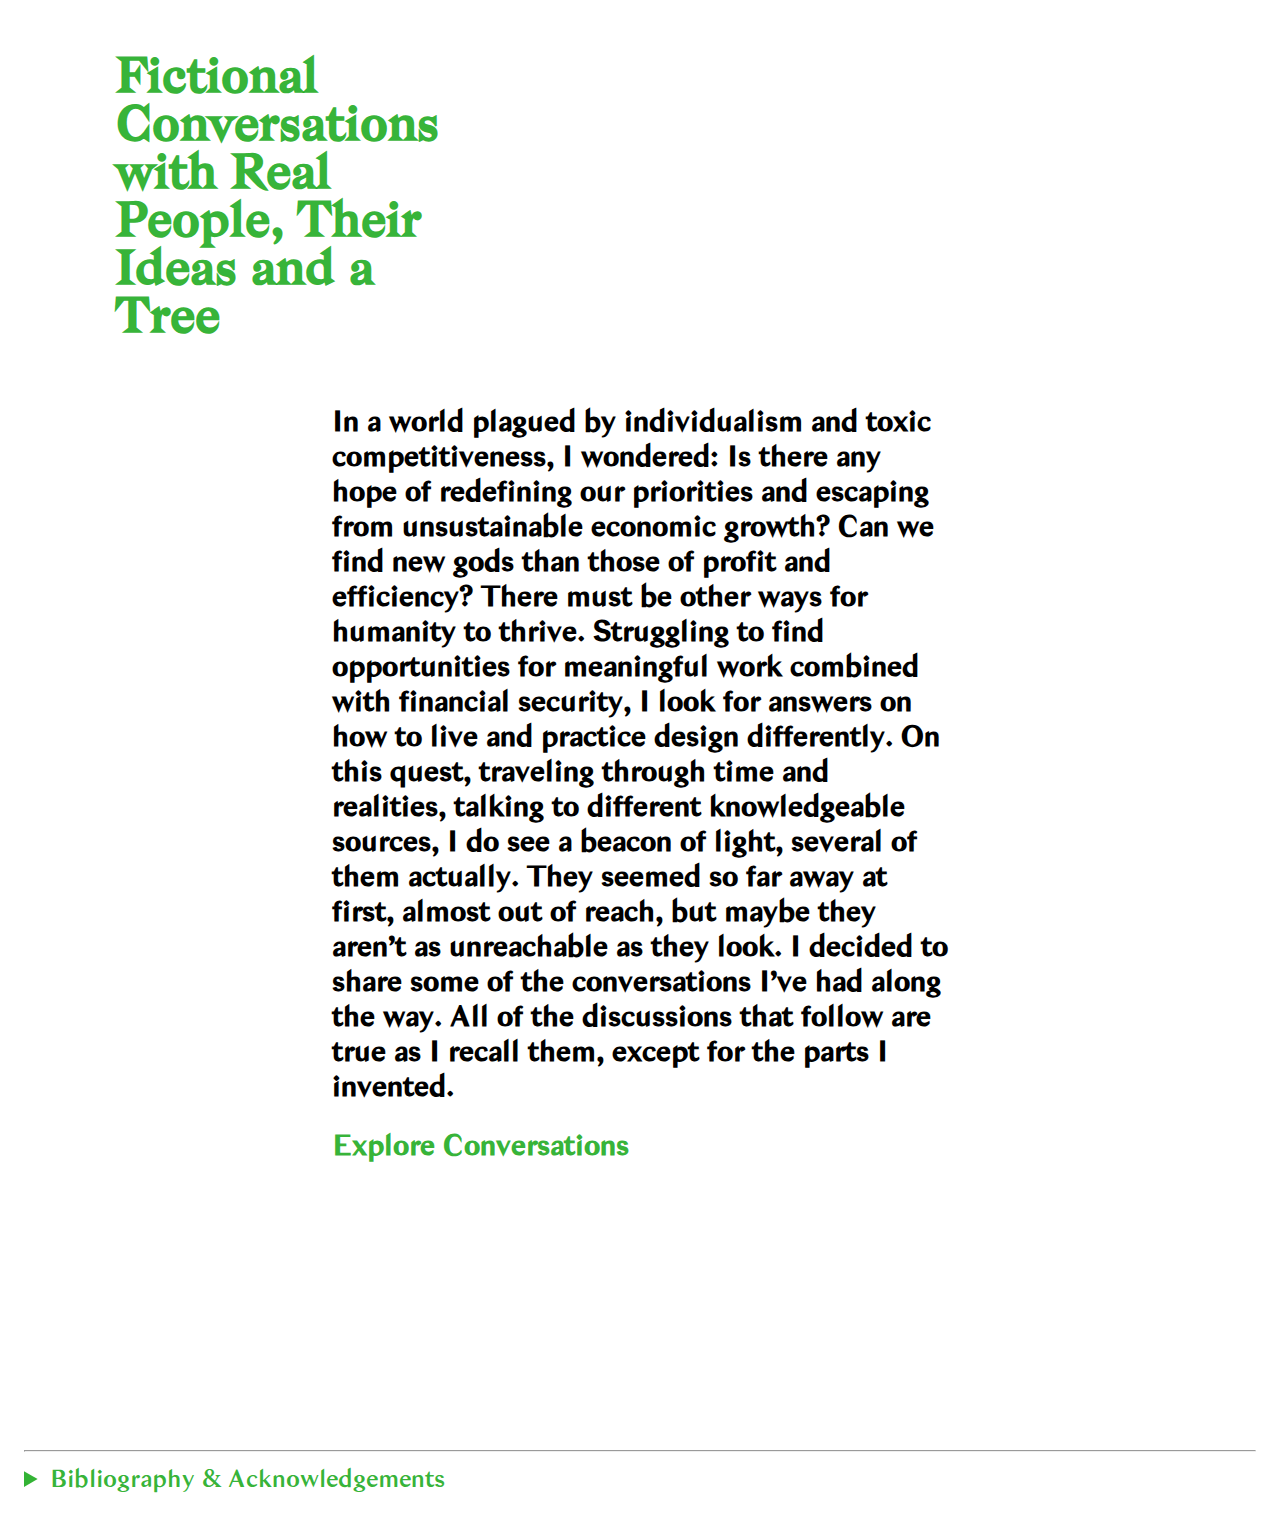
<file: index.html>
<!DOCTYPE html>
<html lang="en">

<head>
	<meta charset="utf-8">
	<meta name="viewport" content="width=device-width,initial-scale=1.0">

	<!-- meta tags, fill them with website meta infos -->
	<meta name="description" content="Confronting the reality of the professional design practice. An exploration into alternative ways of living, organising and designing together. Rethinking the values imposed by Capitalism and Neoliberalism." />
	<meta name="keywords" content="" />
	<meta name="author" content="Matteo Pellegrini" />

	<!-- favicons -->
	<!--
	very minimal use of favicon with a 512x512px .png favicon,
	use 'https://www.favicon-generator.org' to generate a more extensive favicon code
-->
	<link rel="icon" href="assets/images/favicon/favicon.png" sizes="32x32" />
	<link rel="icon" href="assets/images/favicon/favicon.png" sizes="192x192" />

	<!-- meta properties for social medias, twitter = twitter, og:... = facebook -->
	<meta name="twitter:card" content="summary_large_image">
	<meta name="twitter:title" content="Fictional Conversations with Real People, Their Ideas and a Tree">
	<meta name="twitter:description" content="Confronting the reality of the professional design practice. An exploration into alternative ways of living, organising and designing together. Rethinking the values imposed by Capitalism and Neoliberalism.">
	<meta property="twitter:image:src" content="assets/images/imageforsocialmedias.jpg">
	<meta property="og:title" content="Fictional Conversations with Real People, Their Ideas and a Tree" />
	<meta property="og:url" content="https://kabk.github.io/go-theses-22-matteo-pellegrini/index.html" />
	<meta property="og:description" content="Confronting the reality of the professional design practice. An exploration into alternative ways of living, organising and designing together. Rethinking the values imposed by Capitalism and Neoliberalism." />
	<meta property="og:image" content="assets/images/imageforsocialmedias.jpg" />

	<!-- website title, visible in the browser window and on link sharing -->
	<title>Fictional Conversations with Real People, Their Ideas and a Tree</title>

	<!-- links for extensions and dependencies -->

	<!-- css -->
	<!-- normalize 'resets' some browser properties to make them look the same across browsers -->
	<link rel="stylesheet" href="assets/css/normalize.css">
	<link rel="stylesheet" href="assets/css/master.css?ver=1.0">

	<!-- js -->
	<script type="text/javascript" src="assets/js/jquery-3.6.0.min.js"></script>
	<script type="text/javascript" src="assets/js/functions.js?ver=1.0"></script>

</head>

<body>



	<!-- webpage content goes here -->



	<div class="page-wrapper" id='box'>



		<header>
			<a href="index.html" title="Restart">
				<h1> Fictional Conversations with Real People, Their Ideas and a Tree</h1>
			</a>

		</header>


		<main>
			<h3 class='intro'>
				<p>In a world plagued by individualism and toxic competitiveness, I wondered: Is there any hope of redefining our priorities and escaping from unsustainable economic growth? Can we find new
					gods than those of profit and efficiency? There must be other ways for humanity to thrive. Struggling to find opportunities for meaningful work combined with financial security, I look for answers on how to live and practice design
					differently. On this quest, traveling through time and realities, talking to different knowledgeable sources, I do see a beacon of light, several of them actually. They seemed so far away at first, almost out of reach, but maybe they aren’t
					as unreachable as they look. I decided to share some of the conversations I’ve had along the way. All of the discussions that follow are true as I recall them, except for the parts I invented.

					<br>

					<a class="start link-opens-chapter" href="#chapter-1">Explore Conversations</a>
				</p>
			</h3>





			<div class='container'>


				<section class="card hidden" id="chapter-1">

					<h2>Gustave</h2>

					<p>G: ...Help me gather more of our friends here in Paris so we stop catering to the bourgeois and their Salons. We must realise we are facing the same struggles as the proletariat and have a role
						to play in social change. Let’s take to the streets with others of our class. Contact the Communes and tell them the art workers are joining their ranks.
					</p>
					<p>M: I’m on it. John in Berlin would probably agree, I’ll get in touch with him too and see if he and other Dadaists will join our cause.
					</p>
					<p>G: Great, just great. Then I will reach out to Mexico and New York, I hear artists there have similar struggles. Oh, will you look at that. They are already unionising over there, the Harlem
						Artists Guild is promoting collective action for economic and cultural change, fabulous.
					</p>
					<p>M: Look out of the window Gustave, this May we are joined by students and factory workers. There are generalised strikes and posters all over the streets, what a sight to contemplate.
					</p>
					<p>G: Amazing, just amazing. My friend in New York tells me they have a coalition now and are making demands with museum workers as well. Asking for percentages from the resale of art to be
						collected in a fund to pay for wages.
					</p>
					<p>M: Your ideas are spreading like wild fire, it seems to be through collaboration of the oppressed and exploited that some form of change can be hoped for. We can’t let this be forgotten,
						artists and other workers facing precarity need to unite and make demands together, protecting each other...
					</p>

					<a class="link-opens-chapter" href="#chapter-2">Harmonising</a>
					<a class="link-opens-chapter" href="#chapter-5">Resisting</a>
					<a class="link-opens-chapter" href="#chapter-3">Autonomy</a>
					<a class="link-opens-chapter" href="#chapter-10">Coordinating</a>



				</section>

				<section class="card hidden" id="chapter-2">

					<h2>Arthur</h2>

					<p>M: ...The village is quite empty now.
					</p>
					<p>A: We are 4 left, but we were more than 20 at one point. A bunch of families living together. My children left, they wanted a more normal life, whatever that is. And then there’s the guy that
						burns down houses now and then, scaring people off. People will come back though, those who want this kind of life, families will be here again some day.
					</p>
					<p>M: What inspired you to start this place?
					</p>
					<p>A: Drop City of course, like most of these villages around the world. Like them, we agreed our land should remain forever free and open to all people. I think we’re the last one left in New
						Zealand unfortunately. The ideas of Buckminster Fuller, who taught at Black Mountain College. We don’t build Geodesic domes here, what inspired us was his philosophy of uniting as a community, a big family. Being aware of earth’s finite
						resources, doing more with less, accepting our ephemerality and that life is a constant transformation. Living united as a big family is important to us. What I’m mostly proud of is that we’ve managed to keep the land free, not like in
						Colorado where they ended up selling it. Selling land is such an absurd concept when you think about it. It’s a wildly accepted process in our society but who really owns the land...
					</p>


					<a class="link-opens-chapter" href="#chapter-9">Sharing</a>
					<a class="link-opens-chapter" href="#chapter-8">Communicating</a>
					<a class="link-opens-chapter" href="#chapter-2">Harmonising</a>
					<a class="link-opens-chapter" href="#chapter-5">Resisting</a>
					<a class="link-opens-chapter" href="#chapter-3">Autonomy</a>
					<a class="link-opens-chapter" href="#chapter-10">Coordinating</a>
					<a class="link-opens-chapter" href="#chapter-7">Inclusivity</a>
					<a class="link-opens-chapter" href="#chapter-14">Independence</a>


				</section>

				<section class="card hidden" id="chapter-3">

					<h2>Yannik</h2>

					<p>Y: ...Well, here we are, you’re the last woofer of the season. Shall we have one last beer on the terrace before bed?
					</p>
					<p>M: Sounds good. It’s crazy to think we were 15, less than a month ago, the house is so empty now. I’ve had a lot of time to ponder while working the land you know. I really dig what you are
						building here, producing as much of your own food as possible, canning and pickling for the winter. This thrive for autonomy you have is really inspiring. Do you think you’ll get there eventually, I mean to a place where you produce
						everything you need?
					</p>
					<p>Y: Realistically, no. There’s a lot of stuff we still buy like pasta, rice or toilet paper. We also need trucks to drive to markets. Ideally we wouldn’t use any money, most of the fights we
						have here are because of pricing and sales. But few people are interested in barter so we have to make some money to buy what we do need. And, unfortunately, we rely on unpaid labour like you.
					</p>
					<p>M: I do like it here, even though it’s hard work, it feels like I’m doing something sensible...
					</p>

					<a class="link-opens-chapter" href="#chapter-5">Resisting</a>
					<a class="link-opens-chapter" href="#chapter-2">Harmonising</a>
					<a class="link-opens-chapter" href="#chapter-8">Communicating</a>
					<a class="link-opens-chapter" href="#chapter-9">Sharing</a>
					<a class="link-opens-chapter" href="#chapter-4">Common-Purpose</a>
					<a class="link-opens-chapter" href="#chapter-6">Caring</a>

				</section>

				<section class="card hidden" id="chapter-4">

					<h2>Aurore</h2>

					<p>M: ...There are other places like this but the one in Notre-Dame-des-Landes might be the most famous. Most people here would even say ‘ZAD everywhere, generalised strike!’. Can you explain what
						this place is and what it means for you.
					</p>
					<p>A: ZAD stands for zone a défendre or area to defend in French. We are in the northwest of France, near Nantes where this land was supposed to be turned into an airport. Other farmers and
						activists like me didn’t like the idea so we came here to live and protect this place starting in 2012.
					</p>
					<p>M: That’s quite honourable. I empathise with your fight but am not sure I’d be able to make such a sacrifice. Why do you think you gained so much recognition here?
					</p>
					<p>A: People have come and gone, I’d say on average we were 200. Our determination was strong and we managed once to get over 40’000 people to come and protest with us. We’ve used our tractors to
						make a barrier and have built road blocks, watch towers and shelters to live in. The police came several times to try and force us to leave, but we held our ground. The support of so many people and the media coverage of our success so far is
						probably the reason for our notoriety. It hasn’t been easy, I have felt a lot of tension between the people living here. Luckily, our mission of stopping Virgin Airports from building and replacing crops with cement was the
						glue that kept us militants together...
					</p>

					<a class="link-opens-chapter" href="#chapter-2">Harmonising</a>
					<a class="link-opens-chapter" href="#chapter-3">Autonomy</a>
					<a class="link-opens-chapter" href="#chapter-6">Caring</a>
					<a class="link-opens-chapter" href="#chapter-8">Communicating</a>
					<a class="link-opens-chapter" href="#chapter-5">Resisting</a>
					<a class="link-opens-chapter" href="#chapter-15">Anonymity</a>
					<a class="link-opens-chapter" href="#chapter-7">Inclusivity</a>


				</section>

				<section class="card hidden" id="chapter-5">

					<h2>Nico</h2>

					<p>M: ...Amazing dahl Nico, it was delicious. It’s nice being back here but I can’t help feeling a bit sad every time I come back and remember this is the last squat in Geneva.
					</p>
					<p>N: I know man, these used to be proliferating around the city. Using buildings that are kept empty for real estate speculation and allowing people like me with little to no income to have a
						roof to live under. Most of them got shut down because they nest artists and activists that spread ‘evil’ antiestablishment ideas. And young people don’t know how to take over a building anymore, this knowledge is getting lost.
					</p>
					<p>M: That and the fact that in a lot of minds, these housing situations are linked to the heroin epidemic of the end of the 20th century. They were the only place addicts felt safe and accepted.
					</p>
					<p>N: Yeah, I know, I live with some here and it’s not always easy. I do wonder, if drug use had been decriminalised like it is in Portugal, where users don’t have to hide from oppressive
						law-enforcement and and can seek help if they want it, would there be more squats today? I’m not blaming them, just wondering.
					</p>
					<p>M: So how have you managed not to get kicked out from here, you’re so close to the city center?
					</p>
					<p>N: The simple answer is we don’t let police in, under any circumstance. On top of that, we host events like art exhibitions, performances and concerts serving drinks and sometimes food. This
						allows us to generate enough income to buy food and pay for utilities.
					</p>
					<p>M: Speaking of, how much do I owe you for the food?
					</p>
					<p>N: As always, there’s no fixed price, everyone pays what they can. I got to work the bar for a few hours, see you later, good luck for the ping pong tournament...
					</p>

					<a class="link-opens-chapter" href="#chapter-2">Harmonising</a>
					<a class="link-opens-chapter" href="#chapter-8">Communicating</a>
					<a class="link-opens-chapter" href="#chapter-3">Autonomy</a>
					<a class="link-opens-chapter" href="#chapter-4">Common-Purpose</a>
					<a class="link-opens-chapter" href="#chapter-9">Sharing</a>
					<a class="link-opens-chapter" href="#chapter-7">Inclusivity</a>
					<a class="link-opens-chapter" href="#chapter-6">Caring</a>

				</section>

				<section class="card hidden" id="chapter-6">

					<h2>Baobab</h2>

					<p>B: ...Come rest in my shade child, let me tell you a story. Before the crazy people came, before the time they named this land Tanzania, people would come and visit me quite often. Protected
						from the sun and enlightened by my wisdom, my children would talk and share here. Most important decisions were taken under my supervision. Your forefathers would talk and talk, sometimes for days, until they all agreed. It still happens now
						and then, and I have brother and sister trees up north, in the colder lands, where those people came from, that tell me it used to happen there as well, people gathering around them and discussing collectively. I hear this idea has a new name
						today. They call it ‘sociocracy’, a form of governance based on consent rather than consensus, ensuring that everyone’s voice is heard and taken into account. Unfortunately, the craziness of some has spread here like an illness. Instead of
						discussing, my children now follow the idea with the most approval, a system they call ‘voting’. My older kins were shocked because, following this approach, essentially half of the group could still be in complete disagreement with a
						solution and it would still be adopted. The younger ones, like you, are falling sick with dreams of speedy decision making and fears of time running out. They forget we are all small parts of the same thing, everyone should be considered and
						cared for...
					</p>

					<a class="link-opens-chapter" href="#chapter-5">Resisting</a>
					<a class="link-opens-chapter" href="#chapter-2">Harmonising</a>
					<a class="link-opens-chapter" href="#chapter-11">Affiliating</a>
					<a class="link-opens-chapter" href="#chapter-7">Inclusivity</a>
					<a class="link-opens-chapter" href="#chapter-4">Common-Purpose</a>
					<a class="link-opens-chapter" href="#chapter-3">Autonomy</a>
					<a class="link-opens-chapter" href="#chapter-12">Redistributing</a>
					<a class="link-opens-chapter" href="#chapter-8">Communicating</a>

				</section>

				<section class="card hidden" id="chapter-7">

					<h2>Thomas</h2>

					<p>M: ...Haven’t danced my ass off like this in ages, it was amazing. Can’t wait for the next one.
					</p>
					<p>T: Hm yeah, it was fun. I’m glad it wasn’t shut down by the police. It’s harder and harder to find real raves these days.
					</p>
					<p>M: What do you mean by real rave?
					</p>
					<p>T: A rave has to be an illegal party. Usually organised in abandoned or rural areas. It started in Berlin. After the fall of the wall and coinciding with the rise of techno music, a lot of
						unclaimed buildings were used for raves. Some of these places are famous clubs today like Tresor. In the UK, which is my scene, raves happened with the Acid House movement. These temporary spaces, occupied without asking for permission are a
						beacon of freedom where almost everything is allowed. You can dress as you like, dance in the weirdest way and take whatever drugs you want, nobody will stop or judge you here. Openness towards drug use creates an environment of acceptance
						that many never experienced.
					</p>
					<p>M: I really like these ideas of inclusivity and tolerance. Speaking about the UK party scene brings me back to my teenage years and Sound System culture. This electronic reggae music makes me
						nostalgic and the movement has interesting values. To be recognised by your peers, it is basically mandatory to have your own music label. Anyone trying to make it in this music culture will not be accepted if they go through a big music
						publishing house. The sound system itself is a wall made from stacked speakers that are usually custom made artisanally. During illegal parties, dancers would surround the speakers and other sound equipment to stop the police from seizing it.
					</p>
					<p>T: Uniting to protect the artists, how cool! It shows they cared about each other and weren’t afraid to fight for what they believed. Nowadays people just run away if the police shows up.
					</p>
					<p>M: For sure! On top of that, building their own equipment is a form of autonomy and producing themselves makes them independent from big companies...
					</p>

					<a class="link-opens-chapter" href="#chapter-6">Caring</a>
					<a class="link-opens-chapter" href="#chapter-8">Communicating</a>
					<a class="link-opens-chapter" href="#chapter-3">Autonomy</a>
					<a class="link-opens-chapter" href="#chapter-5">Resisting</a>
					<a class="link-opens-chapter" href="#chapter-4">Common-Purpose</a>
					<a class="link-opens-chapter" href="#chapter-15">Anonymity</a>
					<a class="link-opens-chapter" href="#chapter-14">Independence</a>



				</section>

				<section class="card hidden" id="chapter-8">

					<h2>Alex</h2>

					<p>M: ...You really didn’t want to come to Corsica with us at first, even the boat ride was making you anxious, but you seemed to have enjoyed yourself in the end no?
					</p>
					<p>A: Yeah, my parents just signed me up and sent me off because they wanted holidays together.
					</p>
					<p>M: Tell me a bit why you liked it in the end, cause as soon as we touch shore, you’re all gonna run off and I’ll never see you again.
					</p>
					<p>A: These meetings we do every evening, agora or whatever, at first I thought they were stupid. But in the end, it was a nice moment to share about our day where everyone listens and it helped
						solve problems or tensions in the group without naming or accusing people. Also, you remember? I really wanted my Nutella for breakfast, I have it every morning. Then Tom explained about palm oil and the orangutans and grey energy, I didn’t
						know about this stuff. He helped me understand why we didn’t have meat every meal. Oh and the reversed day was super fun, where you let us plan everything and buy the food and stuff. I just didn’t realise how much planning goes into a day,
						sorry for complaining a lot in the beginning.
					</p>
					<p>M: That’s ok, nobody likes being forced to do something. It was quite impressive what you all managed to do that day. We ate like royalty and you bargained a great price for renting those
						paddle boats. I’m really glad you ended up enjoying these two weeks. Backpacking as a big group can be difficult...
					</p>

					<a class="link-opens-chapter" href="#chapter-2">Harmonising</a>
					<a class="link-opens-chapter" href="#chapter-3">Autonomy</a>
					<a class="link-opens-chapter" href="#chapter-7">Inclusivity</a>
					<a class="link-opens-chapter" href="#chapter-6">Caring</a>

				</section>

				<section class="card hidden" id="chapter-9">

					<h2>Robert</h2>

					<p>R: ...The line seems properly rigged, make sure you double check everything before walking it though.
					</p>
					<p>M: I’ll wait till I’ve digested a bit more before I go on.
					</p>
					<p>R: Yeah, you don’t want to get leash whipped on a full stomach.
					</p>
					<p>M: Yesterday, I was listening to this podcast about libraries. They were explaining their history, how they’ve existed all over the world as places to store and share knowledge. But, if the
						idea was introduced today, it would seem absurd. Having a building and paying people so others can borrow things for free would be seen as just a waste of money no generating any profit. Isn’t this capitalist mentality sad? Anyways, it made
						me think of this library of objects you’ve started. How’s it coming along?
					</p>
					<p>R: Better than expected actually. The principle behind it is ‘property of use’, you only own something as long as you are using it and then it goes back to the collectivity. These ideas are a
						bit too communist sounding, so we put other aspects forward. What we publicise mostly is the environmental benefit of not having to produce and individually own things we don’t use everyday like hand drills or big speakers for events. We’ve
						managed to get funding from local government, people are joining us and donating faster than we can keep the website up to date.
					</p>
					<p>M: Amazing, hopefully you don’t get swallowed by the greed machine. This is what we see happening with the internet, designed to share information but now being restricted with subscriptions
						and pay walls everywhere. At least I can still pirate music, shows and software for now. Copyright and patents are so annoying, just slowing sharing of knowledge for profit. I get that I should be happy my work is protected as a visual maker
						but if you don’t have money for lawyers there’s not much you can do against corporations anyways.
					</p>
					<p>R: Do you know the Creative Commons organisation? You can licence your work there and it can be used by others to build upon. You can chose if you want credit, that it should be also licensed
						there and if it’s only for non-profit use.
					</p>
					<p>M: Definitely something I’ll look into. Time to walk this highline now, can you check my knots...
					</p>

					<a class="link-opens-chapter" href="#chapter-12">Redistributing</a>
					<a class="link-opens-chapter" href="#chapter-3">Autonomy</a>
					<a class="link-opens-chapter" href="#chapter-8">Communicating</a>
					<a class="link-opens-chapter" href="#chapter-11">Affiliating</a>
					<a class="link-opens-chapter" href="#chapter-2">Harmonising</a>
					<a class="link-opens-chapter" href="#chapter-5">Resisting</a>

				</section>

				<section class="card hidden" id="chapter-10">

					<h2>Corina</h2>

					<p>M: ...In your article for the ArtLeaks Gazette, you write about how, in our times of supposed economic crisis, collective organising is again necessary to face the precarity affecting
						underpaid or unpaid artists, workers and interns. Do you know of groups or organisations taking on this challenge?
					</p>
					<p>C: Yes, there are many. Look at the W.A.G.E group in New York and their wo/manifesto of 2008. They are trying to bring attention to the economic injustice in the artistic sector. Other
						examples, a bit closer to us geographically, and that focus on broader sectors than just the art world include the Precarious Workers’ Brigade and the CarrotWorkers Collective, both from the United Kingdom.
					</p>
					<p>M: And are these groups having an impact for art workers that potentially leads to political and social reforms?
					</p>
					<p>C: They are, but they can always use more members, support and attention. The concept of ‘Art worker’ is a moniker that helps us recognise the possibility of such a transformation in a
						historically conscious way. The biggest challenge activist art workers face today is a lack of cohesion and clear direction for social change. Which is possibly a symptom of Neoliberalism’s individuality. It might only be through
						experimentation of new organisations, inspired by the past and possible futures, that artists and other workers will attain collective emancipation...
					</p>

					<a class="link-opens-chapter" href="#chapter-11">Affiliating</a>
					<a class="link-opens-chapter" href="#chapter-12">Redistributing</a>
					<a class="link-opens-chapter" href="#chapter-13">Allocating</a>
					<a class="link-opens-chapter" href="#chapter-14">Independence</a>
					<a class="link-opens-chapter" href="#chapter-2">Harmonising</a>
					<a class="link-opens-chapter" href="#chapter-15">Anonymity</a>

				</section>

				<section class="card hidden" id="chapter-11">

					<h2>Zita</h2>

					<p>M: ...Glad I joined this Evening Class presentation. Organising or joining a union for graphic designers seems like a great way to obtain better working conditions and job security. I didn’t
						realise a union could help with negotiating rates, contract terms and establishing realistic project timelines. It could also fight against underpaid or unpaid labour and make sure designers get paid or compensated with time off for overtime
						that we often have to do towards the end of a deadline. Not everyone is fully convinced by unions though. I heard Wendy saying she understands the benefits but she’s afraid of losing her independence.
					</p>
					<p>Z: We do similar work and lobbying with the Artist Union. Tell Wendy, even though it requires some level of sacrifice and compromise, organising in unions has a major positive impact on the art
						and design professional world, helping new or less successful artists overcoming their precarious living situations.
					</p>
					<p>M: Couldn’t these organisations join forces with other sectors, comprised of mostly self-employed workers, to demand fair and regular wages, pension and insurance? Another issue I’d like to see
						addressed is the value of art or design’s production time and its recognition by people outside the art world. Other creative labour is, like for example acting, filmmaking and architecture.
					</p>
					<p>Z: Of course and not only for freelancers. There is a UK based initiative for a designer and cultural workers union. Anyone who considers themselves a cultural worker is welcome, be it artists
						or security guards at museums. They are taking action against unfair wages and fees, salary cloaking and unpaid pitching, unpaid overtime, illegal unpaid internships, workplace discrimination and bogus self-employment...
					</p>

					<a class="link-opens-chapter" href="#chapter-14">Independence</a>
					<a class="link-opens-chapter" href="#chapter-10">Coordinating</a>
					<a class="link-opens-chapter" href="#chapter-13">Allocating</a>
					<a class="link-opens-chapter" href="#chapter-12">Redistributing</a>
					<a class="link-opens-chapter" href="#chapter-5">Resisting</a>
					<a class="link-opens-chapter" href="#chapter-15">Anonymity</a>
					<a class="link-opens-chapter" href="#chapter-4">Common-Purpose</a>
					<a class="link-opens-chapter" href="#chapter-6">Caring</a>


				</section>

				<section class="card hidden" id="chapter-12">

					<h2>Simon</h2>

					<p>M: ...Thank you for doing such in-depth research and crunching all the numbers for this alternative taxation system. It makes so much more sense to take a small percentage on financial
						transactions. People won’t have the feeling they have to give back money they earned.
					</p>
					<p>S: Not only that, this way corporations and big financial institutions end up paying the majority of taxes instead of individuals. Bartering and local production is also favoured, which is
						beneficial for the environment, because it would be taxed much less than something new produced far away that gets bought and sold multiple times.
					</p>
					<p>M: You did mention that such a tax model would be heavily lobbied against by investing companies. Another issue you raise is redistribution of this money. The first thing that comes to mind is
						a universal basic income. A periodic, individual and unconditional monetary payment. Reversing the power dynamic of employers and employees, allowing people to volunteer or take time for themselves or their family when they need it and for
						people to think about the world they live in, what I like to call ‘contemplative boredom’, instead of focusing all their energy on survival and generating profit.
					</p>
					<p>S: This does seem to be an obvious solution. However, there are several complicated factors to consider. How can you apply this universally all over the world, some countries still need running
						water and health care. There’s a risk of reinforcing nationalistic values where only certain people in a country would have access to this income and where borders could be closed. Additionally we might need to rely heavily on automation,
						which would be impossible to do all over the world or find ways for essential jobs to be done.
					</p>
					<p>M: Mentalities would have to change so that money is not the sole motivator for work. And I do realise that, even if we managed to apply it, in the end, UBI only allows for the gears of
						capitalism to keep spinning as it makes sure the people keep doing what their ‘real’ job is: consuming. Nonetheless, I do think that this would be a step in the right direction, a transitory stage towards a better tomorrow...
					</p>

					<a class="link-opens-chapter" href="#chapter-13">Allocating</a>
					<a class="link-opens-chapter" href="#chapter-11">Affiliating</a>
					<a class="link-opens-chapter" href="#chapter-10">Coordinating</a>
					<a class="link-opens-chapter" href="#chapter-9">Sharing</a>
					<a class="link-opens-chapter" href="#chapter-15">Anonymity</a>
					<a class="link-opens-chapter" href="#chapter-4">Common-Purpose</a>
					<a class="link-opens-chapter" href="#chapter-3">Autonomy</a>

				</section>

				<section class="card hidden" id="chapter-13">

					<h2>Daniel</h2>

					<p>M: ...Don’t leave just yet, I know you’ve had a long weekend and want to develop those pictures of the protest as soon as possible. Please let me buy you one last beer and tell me about this
						fund I overheard you speaking of. Something about a living wages for artists.
					</p>
					<p>D: Alright, alright. Let me break it down for you. Bear with me, my thoughts are a bit fuzzy at the moment, I’m quite tired. First off, the fund would collect money from government subsidies,
						private donations and also taxes from the sales of galleries, auction houses and artist members themselves. To become a member, applicants would be selected by an elected review committee of artists, curators, critics, educators and dealers.
						The fund would pay monthly living wage pay checks to the members.
					</p>
					<p>M: It seems like this would remove quite some pressure from artists to be successful and have to advertise themselves too much. The selection process is similar to what Stroom does here in the
						Hague, with applications being reviewed by an independent committee of peers. Theoretically a great way to redistribute the wealth generated by art speculation, which in Switzerland, where I come from, is not taxed at all. Do you think we
						could actually apply your model?
					</p>
					<p>D: It is designed to function in our current economic system. This would allow art to be more independent of the market and media, for it to reach its most emancipated incarnation and thus also
						connect most strongly with the “real world”. The only problem is it might be seen as too radical of an idea and I’m afraid few politicians would be on board...
					</p>

					<a class="link-opens-chapter" href="#chapter-11">Affiliating</a>
					<a class="link-opens-chapter" href="#chapter-12">Redistributing</a>
					<a class="link-opens-chapter" href="#chapter-10">Coordinating</a>
					<a class="link-opens-chapter" href="#chapter-14">Independence</a>
					<a class="link-opens-chapter" href="#chapter-15">Anonymity</a>
					<a class="link-opens-chapter" href="#chapter-9">Sharing</a>
					<a class="link-opens-chapter" href="#chapter-6">Caring</a>

				</section>

				<section class="card hidden" id="chapter-14">

					<h2>Silvio</h2>

					<p>M: ...Realistically, today, as designers we have few different options on how to generate the income necessary for our survival. We can find a job in an agency, be an in-house designer for a
						company, or teach. But these positions are getting rare and less stable sources of income than they used to be. We can be freelancers and, even though the freedom of having no boss is attractive, it comes at a price.
					</p>
					<p>S: I couldn’t agree more, as I explain in my book Entreprecariat, the economy is pushing everyone to become self-employed with the risks and supposed benefits that go along with it. Being a
						freelancer means being responsible for health insurance, pension and more, which often go forgotten and can have drastic consequences. On top of that, it breeds toxic competitivity and allows for companies to pay workers less than minimum
						wage.
					</p>
					<p>M: The entrepreneur is seen as a hero in the Neoliberal class, idealising the dream of individual success that stemmed from the Bourgeoisie’s Myth of the self-made businessman, embodied in our
						time by the Silicon Valley millionaires.
					</p>
					<p>S: We creatives should be aware of the impact and value of our work. Creativity and economic competitivity become synonymous in Neoliberal Capitalism where cultural production is easily
						undervalued. The need to provide for food and shelter pushes some designers to turn a blind eye and ignore our exploitation and the ethical facet of our work that can have a great influence on society and the future of our profession.
					</p>
					<p>M: I hope Margaret hasn’t convinced everyone that there is no alternative to individualism. But I have a hard time seeing how we can avoid this trend.
					</p>
					<p>S: Ruben suggests we work collectively, caring for each other instead of competing, which would actively challenge the underlying economic model.
					</p>
					<p>M: I completely agree this is the mindset to have and hope mentalities evolve in this direction of prosperity over efficiency. For me, this change can only happen if some infrastructure is in
						place to first guarantee financial security...
					</p>

					<a class="link-opens-chapter" href="#chapter-11">Affiliating</a>
					<a class="link-opens-chapter" href="#chapter-10">Coordinating</a>
					<a class="link-opens-chapter" href="#chapter-3">Autonomy</a>
					<a class="link-opens-chapter" href="#chapter-12">Redistributing</a>
					<a class="link-opens-chapter" href="#chapter-13">Allocating</a>
					<a class="link-opens-chapter" href="#chapter-15">Anonymity</a>

				</section>

				<section class="card hidden" id="chapter-15">

					<h2>Jack</h2>

					<p>M: ...I can’t believe I’ve only found out about your group now. I’ve been struggling to find examples of design collectives that have an unorthodox approach to their practice, how they organise
						and deal with remuneration. I’ve read on your website you try pay all members regularly and thrive to one day be able to sustain yourselves from your practice. Can you tell me a bit about your aspirations, how you manage decision making and
						funding at the Autonomous Design Group.
					</p>
					<p>J: I’d be glad to. Our goal is to reclaim art for the people and to have artists recognised as workers. We try to make decisions collectively as much as possible, commissions are open for
						everyone and we share all files, often working by building designs on top of each other’s. We rely a lot on public donations, a crowdfunding of sorts. Our work is split into two main areas, doing project work for clients and making our own
						artwork to put up in the streets. To fund putting artwork in the streets, we also sell it on our Bigcartel site. Of the artwork we get printed, we aim to send half of it out to people for free to put into the streets, and half we sell.
					</p>
					<p>M: I like that you want your work to be out in the world, it reminds me of graffiti and how every wall in the city becomes part of a gallery. Why is it so important to you?
					</p>
					<p>J: We advocate spreading and sharing our message into the physical world, the every day public space to make sure we don’t only preach to the already converted left-wing internet users. All our
						work is open-source and licensed under the Creative Commons so it can be mass produced and pasted everywhere over and over again. Everything we publish, we do anonymously under ADG.
					</p>
					<p>M: That’s quite unconventional, why do you choose to publish anonymously?
					</p>
					<p>J: We’re trying to remove this idea of the individual artist, because there’s a lot of social capital that comes along with it. We resist the entrepreneurial perspective artists are encouraged
						to take on, and organise ourselves as members of the working class, while also questioning our position and recognising the tension that we may often be members of a more desirable gentrifier class in certain contexts. We must see our role as
						artists as being tied to the health of our communities and organise with them accordingly...
					</p>

					<a class="link-opens-chapter" href="#chapter-13">Allocating</a>
					<a class="link-opens-chapter" href="#chapter-12">Redistributing</a>
					<a class="link-opens-chapter" href="#chapter-10">Coordinating</a>
					<a class="link-opens-chapter" href="#chapter-6">Caring</a>
					<a class="link-opens-chapter" href="#chapter-11">Affiliating</a>
					<a class="link-opens-chapter" href="#chapter-9">Sharing</a>
					<a class="link-opens-chapter" href="#chapter-4">Common-Purpose</a>
					<a class="link-opens-chapter" href="#chapter-14">Independence</a>


				</section>


			</div>

			<section class="card hidden" id="conclusion">

				<h2>Myself</h2>

				<p>...So, after all of this talking and sharing of ideas, do you think you have answers to your questions?
				</p>
				<p>To some extent, yes. I understand that, as long as we have to earn money to cover basic needs in a Noeliberal Capitalist system, we will have a tendency for competition and speculation. All
					design products and art works will end up falling into the claws of this, individualistic, profit-driven structure. There are other ways though and the best thing to do is try and live differently as best we can, promoting more wholesome
					values, caring for each other. Being critical of my work field and the economical and political system is important. Writing about it raises awareness but I feel like that is not enough. In my opinion, what can really inspire change is not
					what Art produces but rather how it is produced.
				</p>
				<p>The Autonomous Design Group is a very inspiring example for me but I would miss some form of real life connections to the other members by working almost exclusively remotely. The Public, a
					Toronto-based design agency, is also heartening. They make work for social projects in their community, promoting care over competition and putting an emphasis on process and meaning over beauty.
				</p>
				<p>I will try to encapsulate how I would like to live and create. I would start by finding people with similar ideals, interests and values to make sure we have a common goal, the corner stone
					of our group. Working and living together as a big family, we would thrive for horizontality and transparency, nobody has more or less power and we share all important information. Communication is primordial in any group, there should be
					regular, weekly or bi-weekly, meetings where any problem or idea can be shared and discussed. Decisions would be taken sociocratically, however long that might take. Everything produced would be licensed under the Creative Commons, promoting
					Open Source platforms and the sharing of knowledge. The tools and workshops we could have would also be shared and accessible to others, even outside the community, that might need it. The work would focus on local action, helping those
					around us and addressing problems in our region. It should be non-profit, not in the sense we work for free but rather that making money is not the priority. Ideally, money would not be an issue, but until something like UBI exists, we will
					survive on commissions, funding and donations, sharing all revenue equally between members. If a design union exists where we are, we will join it. If not, we will try and create one. Time to start looking for people.
				</p>
			</section>

		</main>



		<footer>

			<hr>
			<div class='extra-links hidden'>
				<a class="link-opens-chapter" href="#chapter-2">Harmonising</a>
				<a class="link-opens-chapter" href="#chapter-3">Autonomy</a>
				<a class="link-opens-chapter" href="#chapter-4">Common-Purpose</a>
				<a class="link-opens-chapter" href="#chapter-5">Resisting</a>
				<a class="link-opens-chapter" href="#chapter-6">Caring</a>
				<a class="link-opens-chapter" href="#chapter-7">Inclusivity</a>
				<a class="link-opens-chapter" href="#chapter-8">Communicating</a>
				<a class="link-opens-chapter" href="#chapter-9">Sharing</a>
				<a class="link-opens-chapter" href="#chapter-10">Coordinating</a>
				<a class="link-opens-chapter" href="#chapter-11">Affiliating</a>
				<a class="link-opens-chapter" href="#chapter-12">Redistributing</a>
				<a class="link-opens-chapter" href="#chapter-13">Allocating</a>
				<a class="link-opens-chapter" href="#chapter-14">Independence</a>
				<a class="link-opens-chapter" href="#chapter-15">Anonymity</a>
				<hr>
			</div>
			<details>
				<summary>Bibliography & Acknowledgements</summary>
				<h2>
					Bibliography
				</h2>
				<p>
					<a class="" href="http://www.untold-stories.net/?p=CAPS_LOCK" target="_blank">
						CAPS LOCK - How capitalism took hold of graphic design, and how to escape from it by Ruben Pater
					</a>
				</p>
				<p>
					<a class="" href="https://silviolorusso.com/work/entreprecariat-eng/" target="_blank">
						ENTREPRECARIAT - Everyone is an entrepreneur. Nobody is safe by Silvio Lorusso
					</a>
				</p>
				<p>
					<a class="" href="http://christopheclarijs.be/lodgers-sustainability-is-not-enough" target="_blank">
						Sustainability is not Enough - Non-Conventional Organisations and Initiatives by LODGERS
					</a>
				</p>
				<p>
					<a class="" href="https://sabukaru.online/articles/weak-become-heroes-a-history-of-uk-rave-culture" target="_blank">
						We Become Heroes: a History of Rave Culture (UK) by Thomas Nicolini
					</a>
				</p>
				<p>
					<a class="" href="https://substanceabusepolicy.biomedcentral.com/articles/10.1186/s13011-021-00394-7#:~:text=Portugaldecriminalizedthepublicand,ratherthanpublic-orderpriorities" target="_blank">
						Portugal Drug use Decriminalisation article
					</a>
				</p>
				<p>
					<a class="" href="https://www.rts.ch/archives/tv/culture/viva/3474276-la-culture-squat.html" target="_blank">
						Documentary on squating culture by Swiss Public Television Network
					</a>
				</p>
				<p>
					<a class="" href="https://zad.nadir.org/?lang=en" target="_blank">
						Notre dames des Landes ZAD website
					</a>
				</p>
				<p>
					<a class="" href="https://www.earwolf.com/episode/would-libraries-be-invented-today/" target="_blank">
						A Podcast on Libraries
					</a>
				</p>
				<p>
					<a class="" href="https://manivelle.ch/fr" target="_blank">
						Library of Objects, La Manivelle
					</a>
				</p>
				<p>
					<a class="" href="https://books.google.nl/books/about/Operating_Manual_for_Spaceship_Earth.html?id=Qy_7JAAACAAJ&redir_esc=y" target="_blank">
						Operating Manual for Spaceship Earth by R. Buckminster Fuller
					</a>
				</p>
				<p>
					<a class="" href="https://www.youtube.com/watch?v=sXDuZe2V7ks&t=534s" target="_blank">
						Vice Documentary on NewZealand Commune
					</a>
				</p>
				<p>
					<a class="" href="https://www.stroom.nl/" target="_blank">
						Stroom Den Haag
					</a>
				</p>
				<p>
					<a class="" href="https://precariousworkersbrigade.tumblr.com/survivinginternships" target="_blank">
						Precarious Workers’ Brigade
					</a>
				</p>
				<p>
					<a class="" href="https://carrotworkers.wordpress.com/" target="_blank">
						CarrotWorkers Collective
					</a>
				</p>
				<p>
					<a class="" href="https://artsleaks.files.wordpress.com/2012/09/corina_apostol_artleaks_gazette_3.pdf" target="_blank">
						Art Workers Between Precarity and Resistance: A Genealogy by Corina L. Apostol in ArtLeaksGazette
					</a>
				</p>
				<p>
					<a class="" href="https://evening-class.org/posts/what-could-a-union-do-for-graphic-design" target="_blank">
						Evening Class Graphic Design Unions Lecture
					</a>
				</p>
				<p>
					<a class="" href="http://eyeondesign.aiga.org/can-we-design-a-more-perfect-design-union/" target="_blank">
						AIGA article ‘Can we design a more perfect design union?
					</a>
				</p>
				<p>
					<a class="" href="https://www.uvwunion.org.uk/en/sectors/designers-cultural-workers/" target="_blank">
						Desinger + Cultural Workers Union website
					</a>
				</p>
				<p>
					<a class="" href="https://artsleaks.files.wordpress.com/2012/09/daniel_blochwitz_artleaks_gazette_2.pdf" target="_blank">
						Artist Union Fund for a Living Wage by Daniel Blochwitz in ArtLeaks Gazette
					</a>
				</p>
				<p>
					<a class="" href="https://basicincome.org/about-basic-income/" target="_blank">
						Basic Income Earth Network website
					</a>
				</p>
				<p>
					<a class="" href="https://www.youtube.com/watch?v=6lNToViEAvg" target="_blank">
						Towards a world almost without taxes by Simon Thorpe
					</a>
				</p>
				<p>
					<a class="" href="https://www.weareadg.org/about" target="_blank">
						Autonomous Design Group
					</a>
				</p>
				<p>
					<a class="" href="https://elephant.art/autonomous-design-group-design-collective-change-visual-language-protest-03022020/" target="_blank">
						ADG Interview by elephant art
					</a>
				</p>
				<h2>
					Acknowledgements
				</h2>
				<p>
					I would like to thank Caterina Tioli for her love and support.
					<br>
					Cathy Wolfheim for being a kind mother and amazing proof reader.
					<br>
					My housemates for their warm company during difficult times.
					<br>
					Julie Marmet for an <a href="JulieInterview.html">intresting interview.</a>
					<br>
					And finally Dirk Vis for being an open minded and patient supervisor.
				</p>

			</details>
	</div>



	</footer>



	</div>



	<!-- end webpage content -->



</body>

</html>
</file>
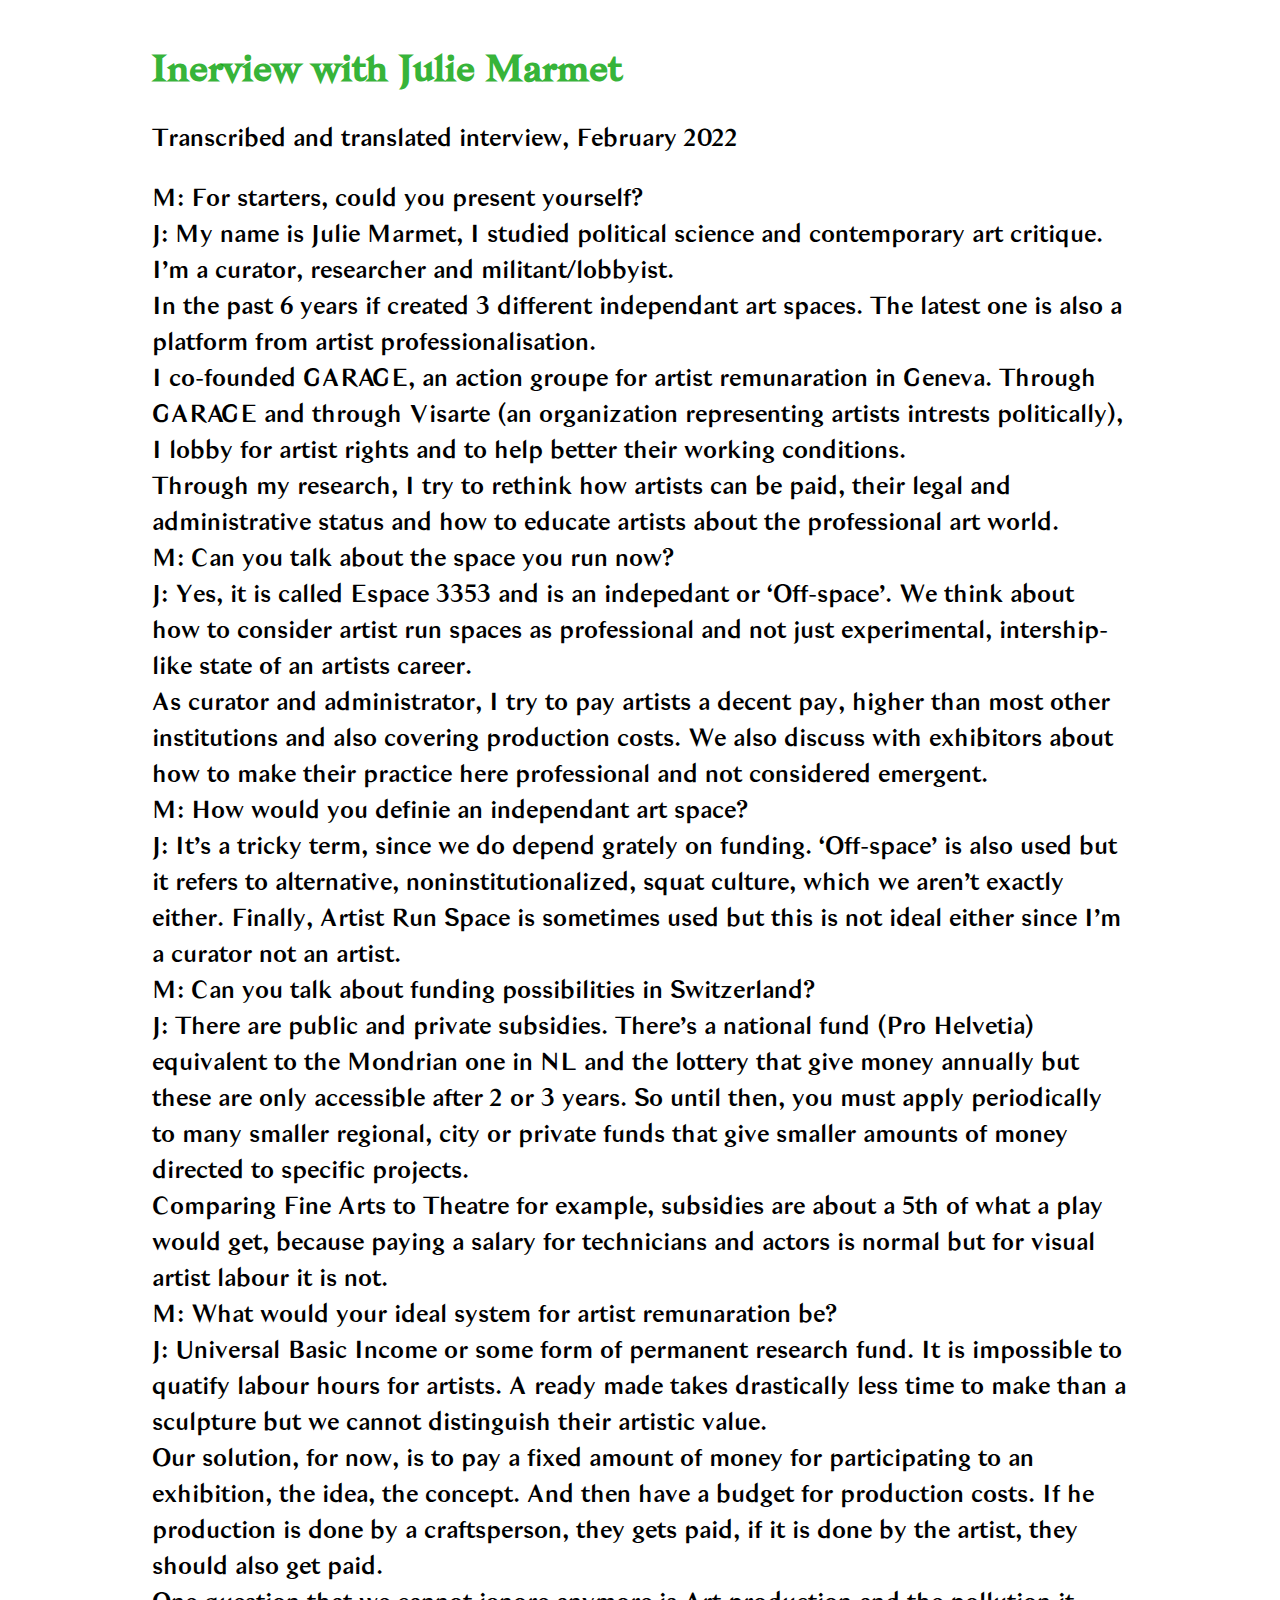
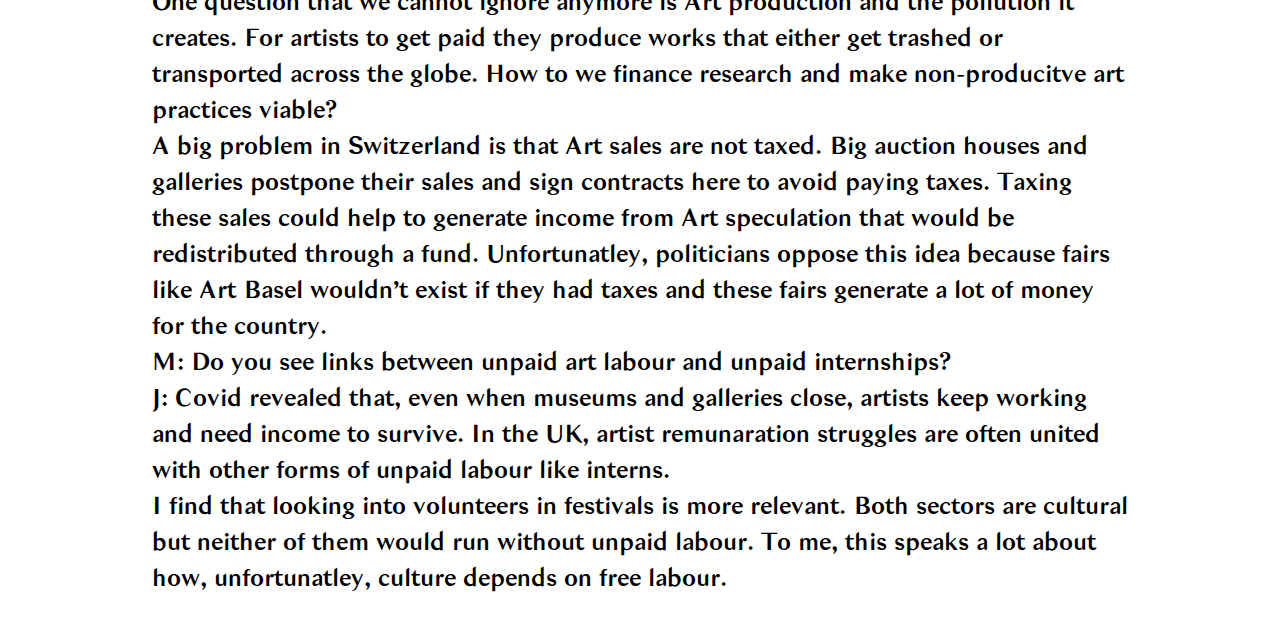
<file: JulieInterview.html>
<!DOCTYPE html>
<html lang="en">

<head>
	<meta charset="utf-8">
	<meta name="viewport" content="width=device-width,initial-scale=1.0">

	<!-- meta tags, fill them with website meta infos -->
	<meta name="description" content="Description of your web page" />
	<meta name="keywords" content="Keyword 1, Keyword 2, Keyword 3, Keyword 4, Keyword 5 ..." />
	<meta name="author" content="Name of the author/owner of the webpage's content" />

	<!-- favicons -->
	<!--
	very minimal use of favicon with a 512x512px .png favicon,
	use 'https://www.favicon-generator.org' to generate a more extensive favicon code
-->
	<link rel="icon" href="assets/images/favicon/favicon.png" sizes="32x32" />
	<link rel="icon" href="assets/images/favicon/favicon.png" sizes="192x192" />

	<!-- meta properties for social medias, twitter = twitter, og:... = facebook -->
	<meta name="twitter:card" content="summary_large_image">
	<meta name="twitter:title" content="Webpage title">
	<meta name="twitter:description" content="Description of your web page">
	<meta property="twitter:image:src" content="assets/images/imageforsocialmedias.jpg">
	<meta property="og:title" content="Webpage title" />
	<meta property="og:url" content="http://www.mywebsite.com/mywebpage" />
	<meta property="og:description" content="Description of your webpage" />
	<meta property="og:image" content="assets/images/imageforsocialmedias.jpg" />

	<!-- website title, visible in the browser window and on link sharing -->
	<title>Fictional Conversations with Real People, Their Ideas and a Tree</title>

	<!-- links for extensions and dependencies -->

	<!-- css -->
	<!-- normalize 'resets' some browser properties to make them look the same across browsers -->
	<link rel="stylesheet" href="assets/css/normalize.css">
	<link rel="stylesheet" href="assets/css/master.css?ver=1.0">

	<!-- js -->
	<script type="text/javascript" src="assets/js/jquery-3.6.0.min.js"></script>
	<script type="text/javascript" src="assets/js/functions.js?ver=1.0"></script>

</head>

<body>

  <div class="page-wrapper interview" id='box'>
    <h2>Inerview with Julie Marmet</h2>
    <p>Transcribed and translated interview, February 2022</p>

    M: For starters, could you present yourself?
<br>
J: My name is Julie Marmet, I studied political science and contemporary art critique. I’m a curator, researcher and militant/lobbyist.
<br>
In the past 6 years if created 3 different independant art spaces. The latest one is also a platform from artist professionalisation.
<br>
I co-founded GARAGE, an action groupe for artist remunaration in Geneva. Through GARAGE and through Visarte (an organization representing artists intrests politically), I lobby for artist rights and to help better their working conditions.
<br>
Through my research, I try to rethink how artists can be paid, their legal and administrative status and how to educate artists about the professional art world.
<br>
M: Can you talk about the space you run now?
<br>
J: Yes, it is called Espace 3353 and is an indepedant or ‘Off-space’. We think about how to consider artist run spaces as professional and not just experimental, intership-like state of an artists career.
<br>
As curator and administrator, I try to pay artists a decent pay, higher than most other institutions and also covering production costs. We also discuss with exhibitors about how to make their practice here professional and not considered emergent.
<br>
M: How would you definie an independant art space?
<br>
J: It’s a tricky term, since we do depend grately on funding. ‘Off-space’ is also used but it refers to alternative, noninstitutionalized, squat culture, which we aren’t exactly either. Finally, Artist Run Space is sometimes used but this is not ideal either since I’m a curator not an artist.
<br>
M: Can you talk about funding possibilities in Switzerland?
<br>
J: There are public and private subsidies. There’s a national fund (Pro Helvetia) equivalent to the Mondrian one in NL and the lottery that give money annually but these are only accessible after 2 or 3 years. So until then, you must apply periodically to many smaller regional, city or private funds that give smaller amounts of money directed to specific projects.
<br>
Comparing Fine Arts to Theatre for example, subsidies are about a 5th of what a play would get, because paying a salary for technicians and actors is normal but for visual artist labour it is not.
<br>
M: What would your ideal system for artist remunaration be?
<br>
J: Universal Basic Income or some form of permanent research fund. It is impossible to quatify labour hours for artists. A ready made takes drastically less time to make than a sculpture but we cannot distinguish their artistic value.
<br>
Our solution, for now, is to pay a fixed amount of money for participating to an exhibition, the idea, the concept. And then have a budget for production costs. If he production is done by a craftsperson, they gets paid, if it is done by the artist, they should also get paid.
<br>
One question that we cannot ignore anymore is Art production and the pollution it creates. For artists to get paid they produce works that either get trashed or transported across the globe. How to we finance research and make non-producitve art practices viable?
<br>
A big problem in Switzerland is that Art sales are not taxed. Big auction houses and galleries postpone their sales and sign contracts here to avoid paying taxes. Taxing these sales could help to generate income from Art speculation that would be redistributed through a fund. Unfortunatley, politicians oppose this idea because fairs like Art Basel wouldn’t exist if they had taxes and these fairs generate a lot of money for the country.
<br>
M: Do you see links between unpaid art labour and unpaid internships?
<br>
J: Covid revealed that, even when museums and galleries close, artists keep working and need income to survive. In the UK, artist remunaration struggles are often united with other forms of unpaid labour like interns.
<br>
I find that looking into volunteers in festivals is more relevant. Both sectors are cultural but neither of them would run without unpaid labour. To me, this speaks a lot about how, unfortunatley, culture depends on free labour.



  </div>

</body>

</html>
</file>
<file: assets/css/master.css>
@charset "UTF-8";



/* @FONT FACE (enable the use of 'custom fonts' inside your document) */

@font-face {
    font-family: 'Regular';
    src: url('../fonts/Bagnard/Bagnard.otf');
    font-weight: normal;
    font-style: normal;
    font-display: block;
}

@font-face {
    font-family: 'Sans';
    src: url('../fonts/Bagnard/BagnardSans.otf');
    font-weight: normal;
    font-style: normal;
    font-display: block;
}



/* VARIABLES */

:root {
  /* Color settings */
  --color-background: rgba(255,255,255,1);
  --color-text: rgba(0,0,0,1);
  --color-text-link: rgba(0,160,2,0.8);
  --color-text-link-hover: rgba(0,160,2,0.4);
  /* Font settings */
  --font-family: 'Sans', sans-serif;
  --font-size: 24px;
  /* Margins settings */
  --margin: 1rem;
}



/* GENERAL STYLES */

html {
  /* background: linear-gradient(to bottom, green 0%, white 25vh); */
  font: var(--font-size) var(--font-family);
  color: var(--color-text);
  background-color: var(--color-background);
  scroll-behavior: smooth;
}

body {
  position:relative;
  /* background-color: var(--color-background); */
  font: var(--font-size) var(--font-family);
  color: var(--color-text);
  width:100%;
  height:100%;
  overflow-y:auto;

}

a{
  color: var(--color-text-link);
  text-decoration: none;
}

a:hover {
  color: var(--color-text-link-hover);
  text-decoration: underline;
}

a:active {
  color:black;
}

a:focus-visible {
  color: var(--color-text-link-hover);
  text-decoration: none;
}

.link-opens-chapter{
 /* padding-bottom: 20%; */
 display: inline-block;
}

.extra-links .link-opens-chapter{
  /* padding-top: 20%; */
}

.intro{
  margin: 0%;
}

.start{
  margin-top: var(--margin);
  text-align: center;
}

h1{
  /* color: white; */
  color: var(--color-text-link);
  padding-top: 0%;
  padding-left: 7.5%;
  padding-right: 15%;
  padding-bottom: 0;
  font-family: 'Regular', Serif;
  /* h1 style */

}

h2{
  color: var(--color-text-link);
  font-family: 'Regular', Serif;
  /* h2 style */
}

h3{
  /* h3 style */
}

h4, h5, h6{
  /* h4-h5-h6 style */
}

p{
  /* paragraph style */
}

ol, ul{
  /* ordered list and unordered list styles */
}

blockquote{
  /* blockquote element style */
}

hr{
  /* horizontal rule style */
}



/* PAGE STYLES */

/* page structure */

div.page-wrapper {
  /* the element that 'wraps' everything */
  padding: var(--margin);
}

.container{
  display: inline-flex;
  flex-flow: column wrap;
}

/* navigation */

header{

}

header h1{
  width: 25vw;
}

footer{
  padding-top: 20%;
}

nav{

}

/* content */

main{
  display: flex;
  flex-direction: column;
  flex-wrap: wrap;
  text-align:start;
  padding-left:25%;
  padding-right:25%;
  box-sizing: content-box;
}

section{
  position: relative;
  float: left;
  width:100%;
}

details > summary {
  color: var(--color-text-link);
  cursor: pointer;
}

details > summary:hover {
  color: var(--color-text-link-hover);
  text-decoration: underline;
}

details > summary:active{
  color:black;
}

details[open] > summary{
  color: var(--color-text-link-hover);
}

details > p {
  padding: 0 18px;
  overflow: hidden;
  background-color: #f1f1f1;
  font: calc(var(--font-size)*0.8) var(--font-family);
}

.interview{
  line-height: 150%;
  margin-left: 10%;
  margin-right: 10%;
}


/* GENERAL USABILITY */

/* hide desktop mobile etc */

.desktop {
  display: block;
}

.mobile {
  display: none;
}

.hidden{
  display: none;
}

/* if you want to hide something visually but want to keep it readable / accessible for screen readers (sr) */

.sr-only {
  border: 0 !important;
  clip: rect(1px, 1px, 1px, 1px) !important;
  -webkit-clip-path: inset(50%) !important;
  clip-path: inset(50%) !important;
  height: 1px !important;
  margin: -1px !important;
  overflow: hidden !important;
  padding: 0 !important;
  position: absolute !important;
  width: 1px !important;
  white-space: nowrap !important;
}






/* MEDIA QUERIES */

@media (orientation: portrait) {
  main{
    display: flex;
    flex-direction: column;
    flex-wrap: wrap;
    text-align:start;
    padding-left:5%;
    padding-right:5%;
    box-sizing: content-box;

  }

  header h1{
    width: 69vw;
  }

  .interview{
    margin-left: 5%;
    margin-right: 5%;
  }

}

/* responsive typeface */

@media (max-width: 298px) {
  :root{ --font-size: 15px; } html, body {font: var(--font-size) var(--font-family);}
}
@media (min-width: 299px) and (max-width: 339px) {
  :root{ --font-size: 16px; } html, body {font: var(--font-size) var(--font-family);}
}
@media (min-width: 340px) and (max-width: 439px) {
  :root{ --font-size: 17px; } html, body {font: var(--font-size) var(--font-family);}
}
@media (min-width: 440px) and (max-width: 599px) {
  :root{ --font-size: 18px; } html, body {font: var(--font-size) var(--font-family);}
}
@media (min-width: 600px) and (max-width: 779px) {
  :root{ --font-size: 19px; } html, body {font: var(--font-size) var(--font-family);}
}
@media (min-width: 780px) and (max-width: 992px) {
  :root{ --font-size: 20px; } html, body {font: var(--font-size) var(--font-family);}
}
@media (min-width: 993px) and (max-width: 1200px) {
  :root{ --font-size: 22px; } html, body {font: var(--font-size) var(--font-family);}
}
@media (min-width: 1201px) and (max-width: 1319px) {
  :root{ --font-size: 24px; } html, body {font: var(--font-size) var(--font-family);}
}
@media (min-width: 1320px) and (max-width: 1619px) {
  :root{ --font-size: 26px; } html, body {font: var(--font-size) var(--font-family);}
}
@media (min-width: 1620px) and (max-width: 1879px) {
  :root{ --font-size: 28px; } html, body {font: var(--font-size) var(--font-family);}
}
@media (min-width: 1880px) {
  :root{ --font-size: 30px; } html, body {font: var(--font-size) var(--font-family);}
}



/* website media queries */

@media (max-width: 779px) {

  /* styles for screen sizes 779px, should covers 'mobile' and 'tablet' */
  /* style this one first and then use the two others to 'override' some styles (exceptions/details) */






  /* utilities */

  .desktop{display:none!important;}
  .mobile{display:block;}

}



@media (max-width: 391px) {
  main{
    display: flex;
    flex-direction: column;
    flex-wrap: wrap;
    text-align:start;
    padding-left:5%;
    padding-right:5%;
    box-sizing: content-box;
  }

  /* use this query to apply style changes to smaller smartphones sizes (like an iPhone 5S or SE 2016), max size of 339px */

}



@media (max-width: 779px) and (orientation: landscape) {
  main{
    display: flex;
    flex-direction: column;
    flex-wrap: wrap;
    text-align:start;
    padding-left:25%;
    padding-right:25%;
    box-sizing: content-box;
  }

  /* use this query to apply style changes for 'mobile' screen sizes that are flipped in 'landscape' mode */

}



@media (min-width: 780px) and (max-width: 992px) {

  /* use this query to apply style for 'small' desktop screens */

}
</file>
